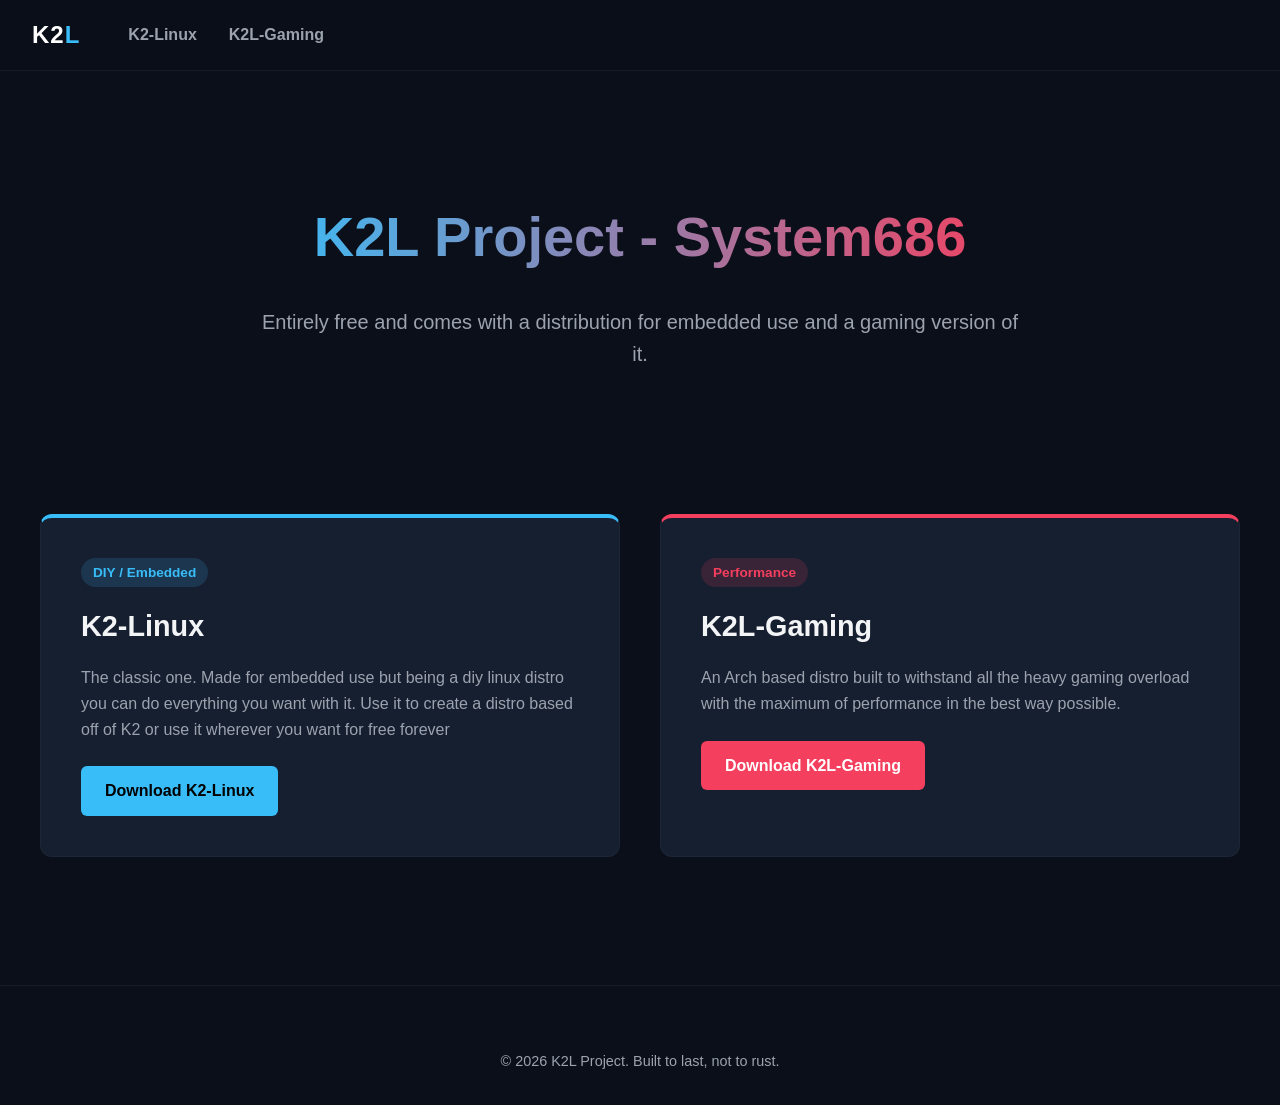
<file: index.html>
<!DOCTYPE html>
<html lang="it">
<head>
    <meta charset="UTF-8">
    <meta name="viewport" content="width=device-width, initial-scale=1.0">
    <title>K2L Project - An ordinary System686 project</title>
    <style>
        
        * {
            margin: 0;
            padding: 0;
            box-sizing: border-box;
            font-family: 'Segoe UI', Tahoma, Geneva, Verdana, sans-serif;
        }

        :root {
            --bg-color: #0b0f19;
            --surface-color: #161f30;
            --accent-linux: #38bdf8;
            --accent-gaming: #f43f5e;
            --text-main: #f3f4f6;
            --text-muted: #9ca3af;
        }

        body {
            background-color: var(--bg-color);
            color: var(--text-main);
            line-height: 1.6;
        }

        
        header {
            position: fixed;
            top: 0;
            left: 0;
            width: 100%;
            background-color: rgba(11, 15, 25, 0.9);
            backdrop-filter: blur(8px);
            z-index: 1000;
            border-bottom: 1px solid rgba(255, 255, 255, 0.05);
        }

        .nav-container {
            display: flex;
            justify-content: flex-start;
            align-items: center;
            padding: 1rem 2rem;
            max-width: 1400px;
            margin: 0 auto;
        }

        .brand-logo {
            font-size: 1.5rem;
            font-weight: 800;
            letter-spacing: 1px;
            color: #fff;
            text-decoration: none;
            margin-right: 3rem; 
        }

        .brand-logo span {
            color: var(--accent-linux);
        }

        .menu-bar {
            display: flex;
            list-style: none;
            gap: 2rem;
        }

        .menu-bar a {
            text-decoration: none;
            font-weight: 600;
            font-size: 1rem;
            transition: color 0.3s ease;
        }

      
        .link-linux {
            color: var(--text-muted);
        }
        .link-linux:hover {
            color: var(--accent-linux);
        }

        .link-gaming {
            color: var(--text-muted);
        }
        .link-gaming:hover {
            color: var(--accent-gaming);
        }

     
        main {
            margin-top: 80px; 
            padding: 2rem;
        }

        .hero {
            text-align: center;
            padding: 5rem 1rem;
            max-width: 800px;
            margin: 0 auto;
        }

        .hero h1 {
            font-size: 3.5rem;
            font-weight: 800;
            margin-bottom: 1.5rem;
            background: linear-gradient(to right, var(--accent-linux), var(--accent-gaming));
            -webkit-background-clip: text;
            -webkit-text-fill-color: transparent;
        }

        .hero p {
            font-size: 1.25rem;
            color: var(--text-muted);
            margin-bottom: 2rem;
        }

        .project-sections {
            display: grid;
            grid-template-columns: repeat(auto-fit, minmax(350px, 1fr));
            gap: 2.5rem;
            max-width: 1200px;
            margin: 2rem auto;
        }

        .card {
            background-color: var(--surface-color);
            border-radius: 12px;
            padding: 2.5rem;
            border: 1px solid rgba(255, 255, 255, 0.03);
            transition: transform 0.3s ease, box-shadow 0.3s ease;
        }

        .card:hover {
            transform: translateY(-5px);
        }

        .card-linux {
            border-top: 4px solid var(--accent-linux);
        }
        .card-linux:hover {
            box-shadow: 0 10px 30px rgba(56, 189, 248, 0.1);
        }

        .card-gaming {
            border-top: 4px solid var(--accent-gaming);
        }
        .card-gaming:hover {
            box-shadow: 0 10px 30px rgba(244, 63, 94, 0.1);
        }

        .card h2 {
            font-size: 1.8rem;
            margin-bottom: 1rem;
        }

        .card p {
            color: var(--text-muted);
            margin-bottom: 1.5rem;
        }

        .badge {
            display: inline-block;
            padding: 0.25rem 0.75rem;
            border-radius: 20px;
            font-size: 0.85rem;
            font-weight: 600;
            margin-bottom: 1rem;
        }

        .badge-linux { background-color: rgba(56, 189, 248, 0.15); color: var(--accent-linux); }
        .badge-gaming { background-color: rgba(244, 63, 94, 0.15); color: var(--accent-gaming); }

        .btn {
            display: inline-block;
            padding: 0.75rem 1.5rem;
            border-radius: 6px;
            text-decoration: none;
            font-weight: 600;
            text-align: center;
            transition: background 0.3s;
        }

        .btn-linux { background-color: var(--accent-linux); color: #000; }
        .btn-linux:hover { background-color: #7dd3fc; }

        .btn-gaming { background-color: var(--accent-gaming); color: #fff; }
        .btn-gaming:hover { background-color: #fb7185; }

        footer {
            text-align: center;
            padding: 4rem 1rem 2rem;
            color: var(--text-muted);
            font-size: 0.9rem;
            border-top: 1px solid rgba(255, 255, 255, 0.05);
            margin-top: 4rem;
        }
    </style>
</head>
<body>

 
    <header>
        <nav class="nav-container">
            <a href="#" class="brand-logo">K2<span>L</span></a>
            <ul class="menu-bar">
                <li><a href="#linux" class="link-linux">K2-Linux</a></li>
                <li><a href="#gaming" class="link-gaming">K2L-Gaming</a></li>
            </ul>
        </nav>
    </header>

 
    <main>
        <section class="hero">
            <h1>K2L Project - System686</h1>
            <p>Entirely free and comes with a distribution for embedded use and a gaming version of it.</p>
        </section>

        <section class="project-sections">
            
            <div class="card card-linux" id="linux">
                <span class="badge badge-linux">DIY / Embedded</span>
                <h2>K2-Linux</h2>
                <p>The classic one. Made for embedded use but being a diy linux distro you can do everything you want with it. Use it to create a distro based off of K2 or use it wherever you want for free forever</p>
                <a href="#" class="btn btn-linux">Download K2-Linux</a>
            </div>

            <div class="card card-gaming" id="gaming">
                <span class="badge badge-gaming">Performance</span>
                <h2>K2L-Gaming</h2>
                <p>An Arch based distro built to withstand all the heavy gaming overload with the maximum of performance in the best way possible.</p>
                <a href="#" class="btn btn-gaming">Download K2L-Gaming</a>
            </div>
        </section>
    </main>

    <footer>
        <p>&copy; 2026 K2L Project. Built to last, not to rust.</p>
    </footer>

</body>
</html>
</file>
